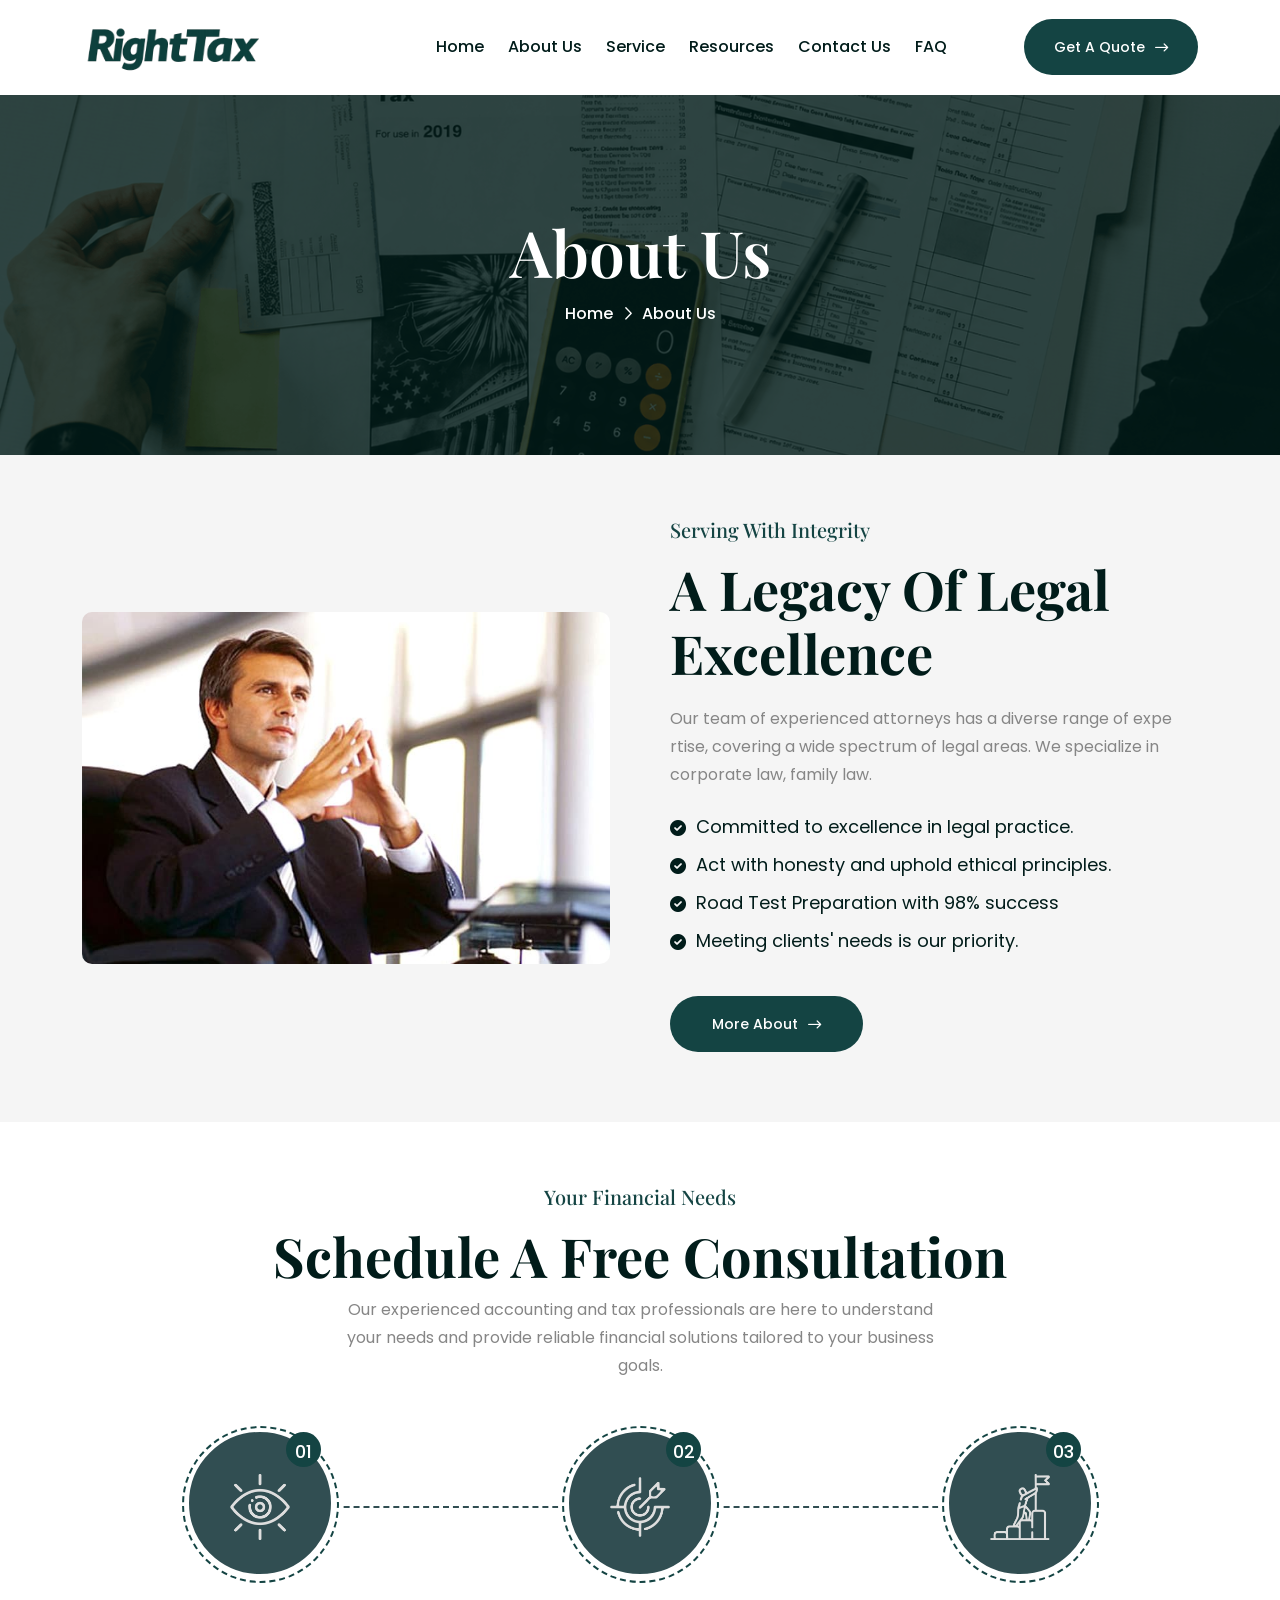
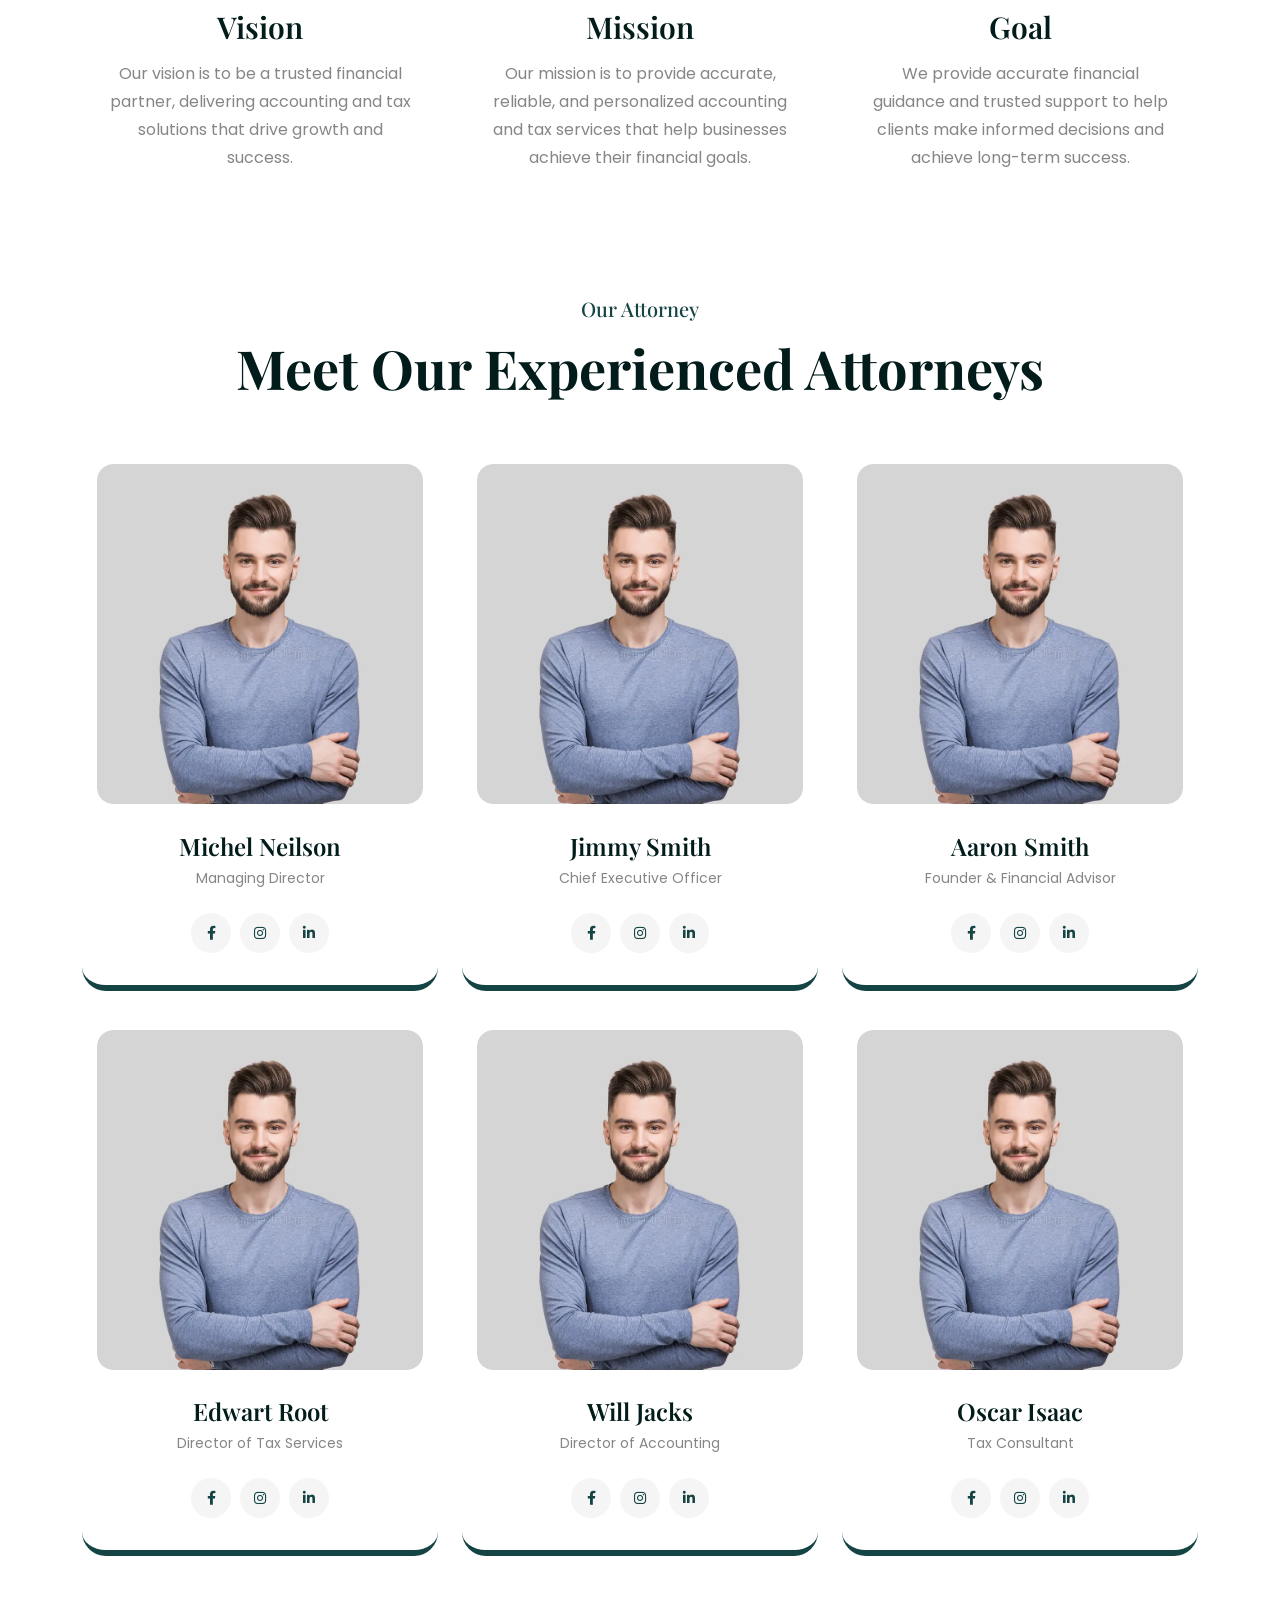
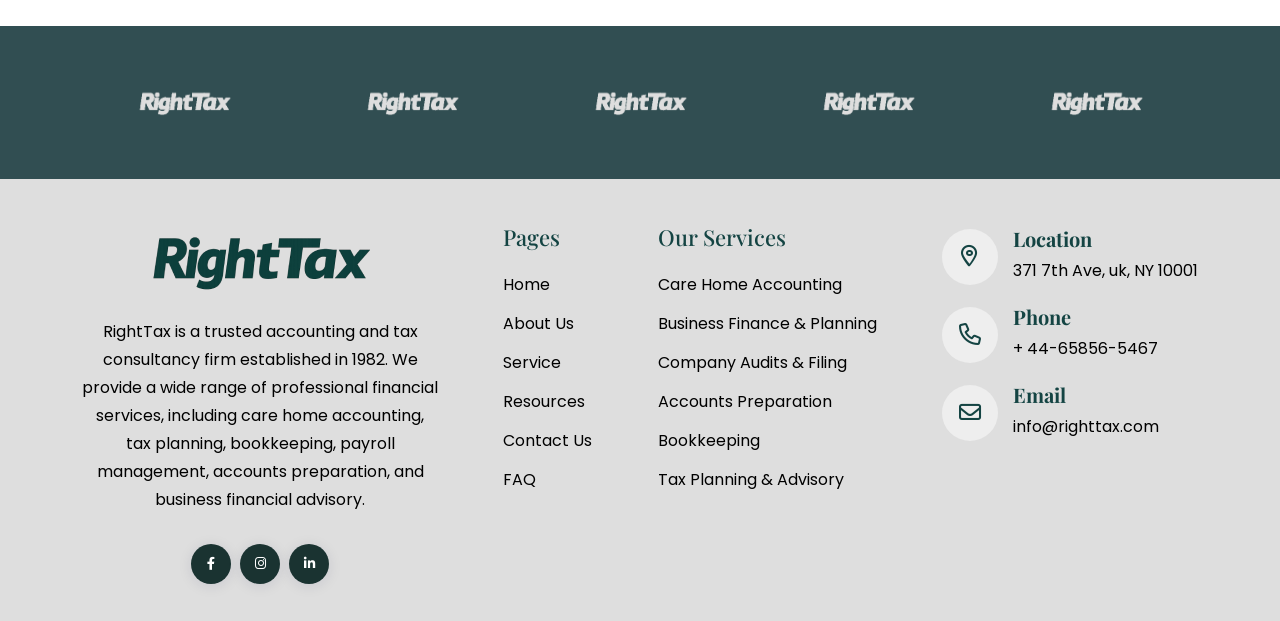
<file: about.html>
<!doctype html>
<html class="no-js" lang="zxx" dir="ltr">
<head>
 <meta charset="utf-8"/>
 <meta content="ie=edge" http-equiv="x-ua-compatible"/>
 <title> RightTax - About Us </title>
 <meta content="INDEX,FOLLOW" name="robots"/>
 <meta content="width=device-width,initial-scale=1,shrink-to-fit=no" name="viewport"/>
 <meta content="#ffffff" name="msapplication-TileColor"/>
 <meta content="assets/img/favicons/ms-icon-144x144.png" name="msapplication-TileImage"/>
 <meta content="#ffffff" name="theme-color"/>
 <link href="https://fonts.googleapis.com/" rel="preconnect"/>
 <link crossorigin="" href="https://fonts.gstatic.com/" rel="preconnect"/>
 <link href="https://fonts.googleapis.com/css2?family=Playfair+Display:ital,wght@0,400..900;1,400..900&amp;family=Poppins:ital,wght@0,100;0,200;0,300;0,400;0,500;0,600;0,700;0,800;0,900;1,100;1,200;1,300;1,400;1,500;1,600;1,700;1,800;1,900&amp;display=swap" rel="stylesheet"/>
 <link href="assets/css/app.min.css" rel="stylesheet"/>
 <link href="assets/css/fontawesome.min.css" rel="stylesheet"/>
 <link href="assets/css/style.css" rel="stylesheet"/>
</head>
<body class="">

 <div class="popup-search-box d-none d-lg-block">
  <button class="searchClose">
   <i class="fal fa-times">
   </i>
  </button>
  <form action="#">
   <input placeholder="What are you looking for?" type="text"/>
   <button type="submit">
    <i class="fal fa-search">
    </i>
   </button>
  </form>
 </div>
 <div class="th-menu-wrapper">
  <div class="th-menu-area text-center">
   <button class="th-menu-toggle">
    <i class="fal fa-times">
    </i>
   </button>
   <div class="mobile-logo">
    <a href="index.html">
     <img alt="RightTax" src="assets/img/main-logo.png"/>
    </a>
   </div>
   <div class="th-mobile-menu">
    <ul>
     <li class="menu-item-has-children">
      <a href="index.html" onclick="window.location=this.href"> Home </a>
     </li>
     <li class="menu-item-has-children">
      <a href="about.html" onclick="window.location=this.href"> About Us </a>
     </li>
     <li class="menu-item-has-children">
      <a href="#"> Service </a>
     </li>
     <li class="menu-item-has-children">
      <a href="#"> Resource </a>
     </li>
     <li class="menu-item-has-children">
      <a href="contact.html" onclick="window.location=this.href"> Contact US</a>
     </li>
     <li class="menu-item-has-children">
      <a href="faq.html" onclick="window.location=this.href"> FAQ </a>
     </li>
    </ul>
   </div>
  </div>
 </div>
 
 <header class="th-header header-layout1 onepage-nav">
        <div class="sticky-wrapper">
            <div class="menu-area">
                <div class="container header-1-container">
                    <div class="row align-items-center justify-content-between">
                        <div class="col-auto">
                            <div class="header-logo">
                                <div class="logo-bg"></div><a href="index.html"><img class="logo-img" src="assets/img/main-logo.png" alt="righttax-html"></a>
                            </div>
                        </div>
                        <div class="col-auto me-xl-auto">
                            <nav class="main-menu d-none d-lg-inline-block me-xl-auto">
                                <ul>
                                    <li class="menu-item-has-children"><a href="index.html">Home</a>
                                    </li>
                                    <li><a href="about.html">About Us</a></li>
                                    <li><a href="#">Service</a></li>
                                    <li><a href="#">Resources</a></li>
                                    <li><a href="contact.html">Contact Us</a></li>
                                     <li><a href="faq.html">FAQ</a></li>
                                </ul>
                            </nav><button type="button" class="th-menu-toggle d-block d-lg-none"><i
                                    class="far fa-bars"></i></button>
                        </div>
                        <div class="col-auto d-none d-xl-block">
                            <div class="header-button"><a href="contact.html"
                                    class="th-btn style4">Get a Quote <i class="far fa-arrow-right-long"></i></a>
                                <!-- <button type="button" class="icon-btn sideMenuInfo"><i
                                        class="fa-solid fa-bars"></i></button></div> -->
                        </div>
                    </div>
                </div>
            </div>
        </div>
    </header>

 <div class="breadcumb-wrapper" data-bg-src="assets/img/about-banner.png" data-opacity="8" data-overlay="title">
  <div class="container">
   <div class="breadcumb-content">
    <h1 class="breadcumb-title">
     About Us
    </h1>
    <ul class="breadcumb-menu">
     <li>
      <a href="index.html">
       Home
      </a>
     </li>
     <li>
      About Us
     </li>
    </ul>
   </div>
  </div>
 </div>
 
 <div class="about-1-wrapper space bg-smoke2" id="about-sec">  
  <div class="container">
    <div class="about-image">
        <img alt="Image" src="assets/img/ceo.jpg"/>
    </div>    
    <div class="col-xl-5">
     <div class="title-area mb-25">
      <span class="sub-title before-none">
       Serving With Integrity
      </span>
      <h2 class="sec-title">
       A Legacy of Legal Excellence
      </h2>
      <p class="sec-text">
       Our team of experienced attorneys has a diverse range of expe rtise, covering a wide spectrum of legal areas. We specialize in corporate law, family law.
      </p>
     </div>
     <div class="checklist style2 mb-40">
      <ul>
       <li>
        <i class="fa-sharp fa-solid fa-circle-check">
        </i>
        Committed to excellence in legal practice.
       </li>
       <li>
        <i class="fa-sharp fa-solid fa-circle-check">
        </i>
        Act with honesty and uphold ethical principles.
       </li>
       <li>
        <i class="fa-sharp fa-solid fa-circle-check">
        </i>
        Road Test Preparation with 98% success
       </li>
       <li>
        <i class="fa-sharp fa-solid fa-circle-check">
        </i>
        Meeting clients' needs is our priority.
       </li>
      </ul>
     </div>
     <div>
      <a class="th-btn style4" href="about.html">
       More About
       <i class="fa-regular fa-arrow-right-long">
       </i>
      </a>
     </div>
    </div>   
  </div>
 </div>

 <section class="space" id="process-sec">
  <div class="container">
   <div class="row justify-content-center">
    <div class="col-xl-8 about-bottom-box-wrapcol-lg-10 text-center">
     <div class="title-area process-3-title-box">
      <span class="sub-title justify-content-center justify-content-xl-start">
       Your Financial Needs
      </span>
      <h2 class="sec-title mb-2">
       Schedule a Free Consultation
      </h2>
      <p class="box-text">
       Our experienced accounting and tax professionals are here to understand your needs and provide reliable financial solutions tailored to your business goals.
      </p>
     </div>
    </div>
   </div>
   <div class="row gy-40 justify-content-center">
    <div class="col-xl-4 col-lg-4 col-md-6">
     <div class="process-box style-2">
      <div class="box-icon">
       <span class="number">
        01
       </span>
       <img alt="image" class="icon-width" src="assets/img/vision-new.png"/>
      </div>
      <h3 class="box-title">
       Vision
      </h3>
      <p class="box-text">
       Our vision is to be a trusted financial partner, delivering accounting and tax solutions that drive growth and success.
      </p>
     </div>
    </div>
    <div class="col-xl-4 col-lg-4 col-md-6">
     <div class="process-box style-2">
      <div class="box-icon">
       <span class="number">
        02
       </span>
       <img alt="image" class="icon-width" src="assets/img/mission-new.png"/>
      </div>
      <h3 class="box-title">
       Mission
      </h3>
      <p class="box-text">
       Our mission is to provide accurate, reliable, and personalized accounting and tax services that help businesses achieve their financial goals.
      </p>
     </div>
    </div>
    <div class="col-xl-4 col-lg-4 col-md-6">
     <div class="process-box style-2">
      <div class="box-icon">
       <span class="number">
        03
       </span>
       <img alt="image" class="icon-width" src="assets/img/goal-new.png"/>
      </div>
      <h3 class="box-title">
       Goal
      </h3>
      <p class="box-text">
       We provide accurate financial guidance and trusted support to help clients make informed decisions and achieve long-term success.
      </p>
     </div>
    </div>
   </div>
  </div>
 </section>
 
 <section class="space">
  <div class="container">
   <div class="row justify-content-center">
    <div class="col-xxl-8 col-xl-9">
     <div class="title-area text-center">
      <span class="sub-title justify-content-center">
       Our Attorney
      </span>
      <h2 class="sec-title">
       Meet Our Experienced Attorneys
      </h2>
     </div>
    </div>
    <div>
    </div>
   </div>
   <div class="row gy-4">
    <div class="col-xl-4 col-lg-4 col-sm-6">
     <div class="team-card style-2">
      <div class="team-img">
       <img alt="Team" class="img-height" src="assets/img/a-man.webp"/>
      </div>
      <div class="team-content">
       <h3 class="box-title">
        <a href="team-details.html">
         Michel Neilson
        </a>
       </h3>
       <span class="team-desig">
        Managing Director
       </span>
       <div class="team-social">
        <div class="th-social">
         <a href="https://facebook.com/" target="_blank">
          <i class="fab fa-facebook-f">
          </i>
         </a>
         <a href="https://instagram.com/" target="_blank">
          <i class="fab fa-instagram">
          </i>
         </a>
         <a href="https://linkedin.com/" target="_blank">
          <i class="fab fa-linkedin-in">
          </i>
         </a>
        </div>
       </div>
      </div>
     </div>
    </div>
    <div class="col-xl-4 col-lg-4 col-sm-6">
     <div class="team-card style-2">
      <div class="team-img">
       <img alt="Team" class="img-height" src="assets/img/a-man.webp"/>
      </div>
      <div class="team-content">
       <h3 class="box-title">
        <a href="team-details.html">
         Jimmy Smith
        </a>
       </h3>
       <span class="team-desig">
        Chief Executive Officer
       </span>
       <div class="team-social">
        <div class="th-social">
         <a href="https://facebook.com/" target="_blank">
          <i class="fab fa-facebook-f">
          </i>
         </a>
         <a href="https://instagram.com/" target="_blank">
          <i class="fab fa-instagram">
          </i>
         </a>
         <a href="https://linkedin.com/" target="_blank">
          <i class="fab fa-linkedin-in">
          </i>
         </a>
        </div>
       </div>
      </div>
     </div>
    </div>
    <div class="col-xl-4 col-lg-4 col-sm-6">
     <div class="team-card style-2">
      <div class="team-img">
       <img alt="Team" class="img-height" src="assets/img/a-man.webp"/>
      </div>
      <div class="team-content">
       <h3 class="box-title">
        <a href="team-details.html">
         Aaron Smith 
        </a>
       </h3>
       <span class="team-desig">
        Founder & Financial Advisor
       </span>
       <div class="team-social">
        <div class="th-social">
         <a href="https://facebook.com/" target="_blank">
          <i class="fab fa-facebook-f">
          </i>
         </a>
         <a href="https://instagram.com/" target="_blank">
          <i class="fab fa-instagram">
          </i>
         </a>
         <a href="https://linkedin.com/" target="_blank">
          <i class="fab fa-linkedin-in">
          </i>
         </a>
        </div>
       </div>
      </div>
     </div>
    </div>
    <div class="col-xl-4 col-lg-4 col-sm-6">
     <div class="team-card style-2">
      <div class="team-img">
       <img alt="Team" class="img-height" src="assets/img/a-man.webp"/>
      </div>
      <div class="team-content">
       <h3 class="box-title">
        <a href="team-details.html">
         Edwart Root
        </a>
       </h3>
       <span class="team-desig">
        Director of Tax Services
       </span>
       <div class="team-social">
        <div class="th-social">
         <a href="https://facebook.com/" target="_blank">
          <i class="fab fa-facebook-f">
          </i>
         </a>
         <a href="https://instagram.com/" target="_blank">
          <i class="fab fa-instagram">
          </i>
         </a>
         <a href="https://linkedin.com/" target="_blank">
          <i class="fab fa-linkedin-in">
          </i>
         </a>
        </div>
       </div>
      </div>
     </div>
    </div>
    <div class="col-xl-4 col-lg-4 col-sm-6">
     <div class="team-card style-2">
      <div class="team-img">
       <img alt="Team" class="img-height" src="assets/img/a-man.webp"/>
      </div>
      <div class="team-content">
       <h3 class="box-title">
        <a href="team-details.html">
         Will Jacks
        </a>
       </h3>
       <span class="team-desig">
        Director of Accounting
       </span>
       <div class="team-social">
        <div class="th-social">
         <a href="https://facebook.com/" target="_blank">
          <i class="fab fa-facebook-f">
          </i>
         </a>
         <a href="https://instagram.com/" target="_blank">
          <i class="fab fa-instagram">
          </i>
         </a>
         <a href="https://linkedin.com/" target="_blank">
          <i class="fab fa-linkedin-in">
          </i>
         </a>
        </div>
       </div>
      </div>
     </div>
    </div>
    <div class="col-xl-4 col-lg-4 col-sm-6">
     <div class="team-card style-2">
      <div class="team-img">
       <img alt="Team" class="img-height" src="assets/img/a-man.webp"/>
      </div>
      <div class="team-content">
       <h3 class="box-title">
        <a href="team-details.html">
         Oscar Isaac
        </a>
       </h3>
       <span class="team-desig">
        Tax Consultant
       </span>
       <div class="team-social">
        <div class="th-social">
         <a href="https://facebook.com/" target="_blank">
          <i class="fab fa-facebook-f">
          </i>
         </a>
         <a href="https://instagram.com/" target="_blank">
          <i class="fab fa-instagram">
          </i>
         </a>
         <a href="https://linkedin.com/" target="_blank">
          <i class="fab fa-linkedin-in">
          </i>
         </a>
        </div>
       </div>
      </div>
     </div>
    </div>
   </div>
  </div>
 </section>
 <div class="brand-area-1">
  <div class="container">
   <div class="row">
    <div class="col-12">
     <div class="swiper th-slider" data-slider-options='{"breakpoints":{"0":{"slidesPerView":2},"576":{"slidesPerView":"2"},"768":{"slidesPerView":"3"},"992":{"slidesPerView":"4"},"1200":{"slidesPerView":"5"},"1400":{"slidesPerView":"6"}}}' id="brand-slider-1">
      <div class="swiper-wrapper">
       <div class="swiper-slide">
        <div class="brand-box">
         <a href="about.html">
          <img alt="Brand Logo" src="assets/img/logo-running.png"/>
         </a>
        </div>
       </div>
       <div class="swiper-slide">
        <div class="brand-box">
         <a href="about.html">
          <img alt="Brand Logo" src="assets/img/logo-running.png"/>
         </a>
        </div>
       </div>
       <div class="swiper-slide">
        <div class="brand-box">
         <a href="about.html">
          <img alt="Brand Logo" src="assets/img/logo-running.png"/>
         </a>
        </div>
       </div>
       <div class="swiper-slide">
        <div class="brand-box">
         <a href="about.html">
          <img alt="Brand Logo" src="assets/img/logo-running.png"/>
         </a>
        </div>
       </div>
       <div class="swiper-slide">
        <div class="brand-box">
         <a href="about.html">
          <img alt="Brand Logo" src="assets/img/logo-running.png"/>
         </a>
        </div>
       </div>
       <div class="swiper-slide">
        <div class="brand-box">
         <a href="about.html">
          <img alt="Brand Logo" src="assets/img/logo-running.png"/>
         </a>
        </div>
       </div>
       <div class="swiper-slide">
        <div class="brand-box">
         <a href="about.html">
          <img alt="Brand Logo" src="assets/img/logo-running.png"/>
         </a>
        </div>
       </div>
       <div class="swiper-slide">
        <div class="brand-box">
         <a href="about.html">
          <img alt="Brand Logo" src="assets/img/logo-running.png"/>
         </a>
        </div>
       </div>
       <div class="swiper-slide">
        <div class="brand-box">
         <a href="about.html">
          <img alt="Brand Logo" src="assets/img/logo-running.png"/>
         </a>
        </div>
       </div>
       <div class="swiper-slide">
        <div class="brand-box">
         <a href="about.html">
          <img alt="Brand Logo" src="assets/img/logo-running.png"/>
         </a>
        </div>
       </div>
      </div>
     </div>
    </div>
   </div>
  </div>
 </div>

 <footer class="footer-wrapper footer-layout1">
        <div class="widget-area bg-footer-color">
            <div class="container">
                <div class="row justify-content-between">
                    <div class="col-md-12 col-xl-4 footer-border-right">
                        <div class="widget footer-widget text-xl-center text-start">
                            <div class="th-widget-about">
                                <div class="about-logo"><a href=""><img
                                            src="assets/img/main-logo.png" alt="righttax-html"></a></div>
                                <p class="about-text">RightTax is a trusted accounting and tax consultancy firm established in 1982. We provide a wide range of professional financial services, including care home accounting, tax planning, bookkeeping, payroll management, accounts preparation, and business financial advisory.</p>
                                <div class="th-social"><a href="#"><i
                                            class="fab fa-facebook-f"></i></a> <a href="#"><i
                                            class="fab fa-instagram"></i></a> <a href="#"><i
                                            class="fab fa-linkedin-in"></i></a> </div>
                            </div>
                        </div>
                    </div>
                    <div class="col-md-12 col-xl-auto footer-border-right">
                        <div class="widget widget_nav_menu footer-widget">
                            <h3 class="widget_title">Pages</h3>
                            <div class="menu-all-pages-container">
                                <ul class="menu">
                                    <li><a href="index.html">Home</a></li>
                                    <li><a href="about.html">About Us</a></li>
                                    <li><a href="#">Service</a></li>
                                    <li><a href="#">Resources</a></li>
                                    <li><a href="contact.html">Contact Us</a></li>
                                    <li><a href="faq.html">FAQ</a></li>
                                </ul>
                            </div>
                        </div>
                    </div>
                    <div class="col-md-12 col-xl-auto footer-border-right">
                        <div class="widget widget_nav_menu footer-widget">
                            <h3 class="widget_title">Our Services</h3>
                            <div class="menu-all-pages-container">
                                <ul class="menu">
                                    <li><a href="#">Care Home Accounting</a></li>
                                    <li><a href="#">Business Finance & Planning</a></li>
                                    <li><a href="#">Company Audits & Filing</a></li>
                                    <li><a href="#">Accounts Preparation</a></li>
                                    <li><a href="#">Bookkeeping</a></li>
                                    <li><a href="#">Tax Planning & Advisory</a></li>
                                </ul>
                            </div>
                        </div>
                    </div>                    
                    <div class="col-md-12 col-xl-auto footer-border-right">
                        <div class="widget footer-widget">
                            <div class="th-widget-contact">
                                <div class="info-box">
                                    <div class="info-box_icon"><i class="fa-regular fa-location-dot"></i></div>
                                    <div class="info-contnt">
                                        <h4 class="footer-info-title">Location</h4>
                                        <p class="info-box_text">371 7th Ave, uk, NY 10001</p>
                                    </div>
                                </div>
                                <div class="info-box">
                                    <div class="info-box_icon"><i class="fa-regular fa-phone"></i></div>
                                    <div class="info-contnt">
                                        <h4 class="footer-info-title">Phone</h4>
                                        <p class="info-box_text"><a href="tel:+44-65856-5467" class="info-box_link">+
                                                44-65856-5467</a></p>
                                    </div>
                                </div>
                                <div class="info-box">
                                    <div class="info-box_icon"><i class="fa-regular fa-envelope"></i></div>
                                    <div class="info-contnt">
                                        <h4 class="footer-info-title">Email</h4>
                                        <p class="info-box_text"><a href="mailto:info@righttax.com"
                                                class="info-box_link">info@righttax.com</a> 
                                        </p>
                                    </div>
                                </div>
                            </div>
                        </div>
                    </div>
                </div>
            </div>
        </div>
        <div class="copyright-wrap">
            <div class="container">
                <div class="row gy-2 align-items-center">
                    <div class="col-md-12">
                        <p class="copyright-text text-center">Copyright <i class="fal fa-copyright"></i> 2026 <a
                                href="#">righttax</a>. All Rights Reserved.</p>
                    </div>
                </div>
            </div>
        </div>
    </footer>

 <div class="scroll-top">
  <svg class="progress-circle svg-content" height="100%" viewbox="-1 -1 102 102" width="100%">
   <path d="M50,1 a49,49 0 0,1 0,98 a49,49 0 0,1 0,-98" style="transition: stroke-dashoffset 10ms linear 0s; stroke-dasharray: 307.919, 307.919; stroke-dashoffset: 307.919;">
   </path>
  </svg>
 </div>
 <script src="assets/js/jquery-3.7.1.min.js">
 </script>
 <script src="assets/js/app.min.js">
 </script>
 <script src="assets/js/main.js">
 </script>
</body>
</html>
</file>
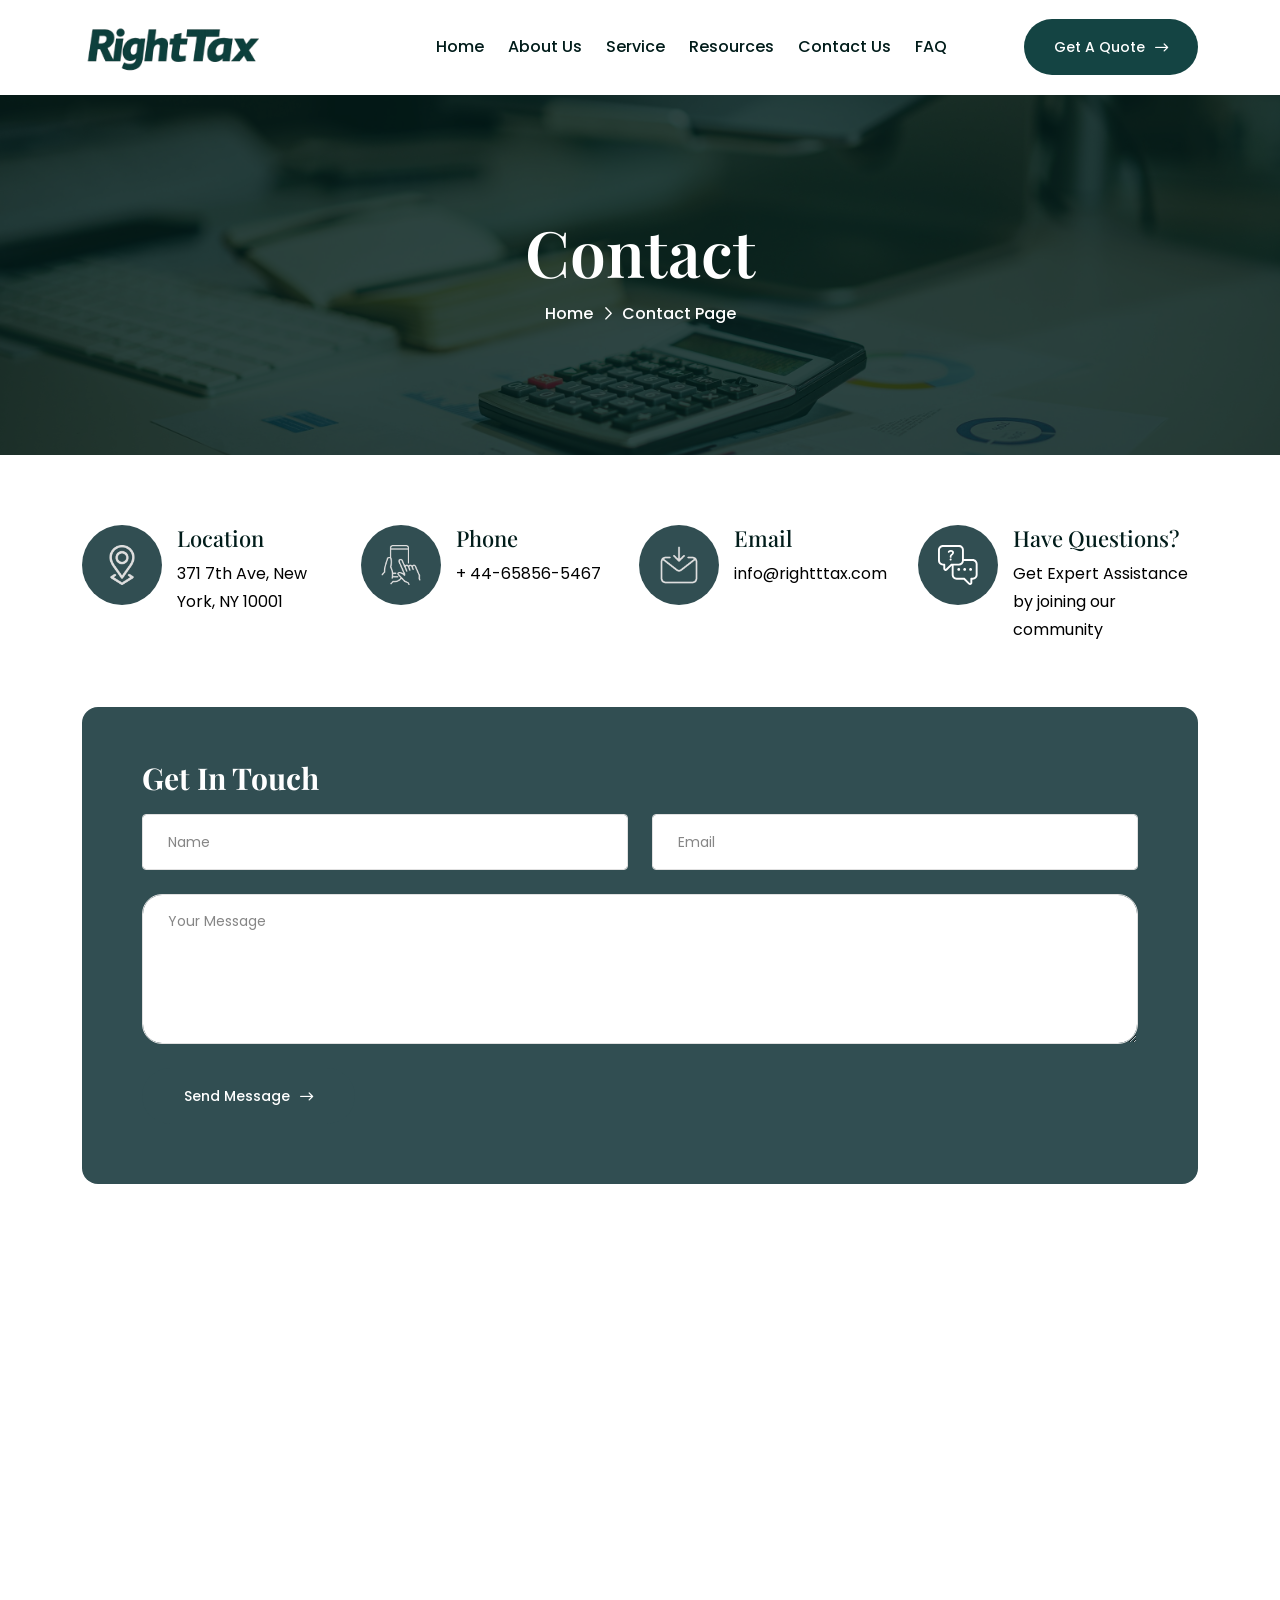
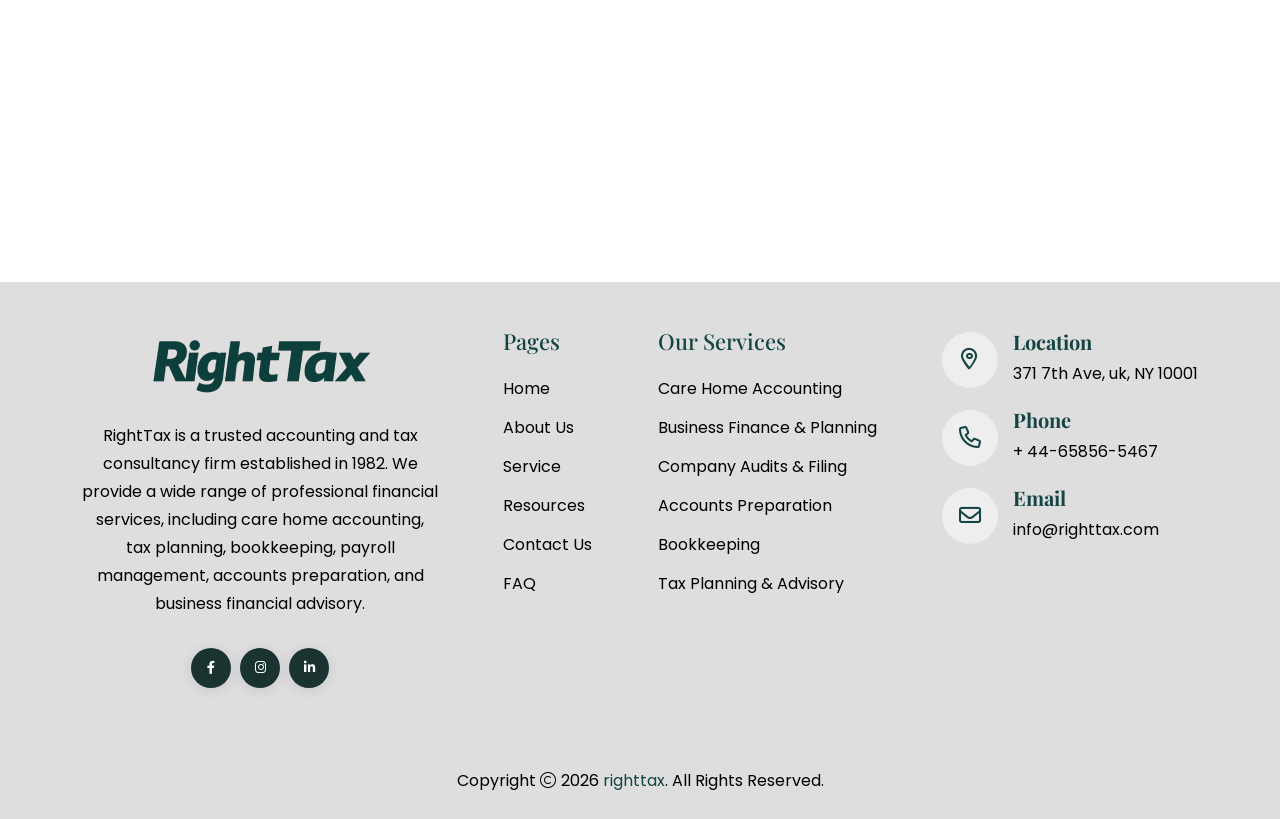
<file: contact.html>
<!doctype html>
<html class="no-js" lang="zxx" dir="ltr">
<head>
 <meta charset="utf-8"/>
 <meta content="ie=edge" http-equiv="x-ua-compatible"/>
 <title>  RightTax - Contact Page </title>
 <meta content="INDEX,FOLLOW" name="robots"/>
 <meta content="width=device-width,initial-scale=1,shrink-to-fit=no" name="viewport"/>
 <meta content="#ffffff" name="msapplication-TileColor"/>
 <meta content="assets/img/favicons/ms-icon-144x144.png" name="msapplication-TileImage"/>
 <meta content="#ffffff" name="theme-color"/>
 <link href="https://fonts.googleapis.com/" rel="preconnect"/>
 <link crossorigin="" href="https://fonts.gstatic.com/" rel="preconnect"/>
 <link href="https://fonts.googleapis.com/css2?family=Playfair+Display:ital,wght@0,400..900;1,400..900&amp;family=Poppins:ital,wght@0,100;0,200;0,300;0,400;0,500;0,600;0,700;0,800;0,900;1,100;1,200;1,300;1,400;1,500;1,600;1,700;1,800;1,900&amp;display=swap" rel="stylesheet"/>
 <link href="assets/css/app.min.css" rel="stylesheet"/>
 <link href="assets/css/fontawesome.min.css" rel="stylesheet"/>
 <link href="assets/css/style.css" rel="stylesheet"/>
</head>
<body class="">
 
 <div class="popup-search-box d-none d-lg-block">
  <button class="searchClose">
   <i class="fal fa-times">
   </i>
  </button>
  <form action="#">
   <input placeholder="What are you looking for?" type="text"/>
   <button type="submit">
    <i class="fal fa-search">
    </i>
   </button>
  </form>
 </div>
 <div class="th-menu-wrapper">
  <div class="th-menu-area text-center">
   <button class="th-menu-toggle">
    <i class="fal fa-times">
    </i>
   </button>
   <div class="mobile-logo">
    <a href="index.html">
     <img alt="RightTax" src="assets/img/main-logo.png"/>
    </a>
   </div>
   <div class="th-mobile-menu">
    <ul>
     <li class="menu-item-has-children">
      <a href="index.html" onclick="window.location=this.href"> Home </a>
     </li>
     <li class="menu-item-has-children">
      <a href="about.html" onclick="window.location=this.href"> About Us </a>
     </li>
     <li class="menu-item-has-children">
      <a href="#"> Service </a>
     </li>
     <li class="menu-item-has-children">
      <a href="#"> Resource </a>
     </li>
     <li class="menu-item-has-children">
      <a href="contact.html" onclick="window.location=this.href"> Contact US</a>
     </li>
     <li class="menu-item-has-children">
      <a href="faq.html" onclick="window.location=this.href"> FAQ </a>
     </li>
    </ul>
   </div>
  </div>
 </div>
    
 <header class="th-header header-layout1 onepage-nav">
        <div class="sticky-wrapper">
            <div class="menu-area">
                <div class="container header-1-container">
                    <div class="row align-items-center justify-content-between">
                        <div class="col-auto">
                            <div class="header-logo">
                                <div class="logo-bg"></div><a href="index.html"><img src="assets/img/main-logo.png" alt="righttax-html"></a>
                            </div>
                        </div>
                        <div class="col-auto me-xl-auto">
                            <nav class="main-menu d-none d-lg-inline-block me-xl-auto">
                                <ul>
                                    <li class="menu-item-has-children"><a href="index.html">Home</a>
                                    </li>
                                    <li><a href="about.html">About Us</a></li>
                                    <li><a href="#">Service</a></li>
                                    <li><a href="#">Resources</a></li>
                                    <li><a href="contact.html">Contact Us</a></li>
                                     <li><a href="faq.html">FAQ</a></li>
                                </ul>
                            </nav><button type="button" class="th-menu-toggle d-block d-lg-none"><i
                                    class="far fa-bars"></i></button>
                        </div>
                        <div class="col-auto d-none d-xl-block">
                            <div class="header-button"><a href="contact.html"
                                    class="th-btn style4">Get a Quote <i class="far fa-arrow-right-long"></i></a>
                                <!-- <button type="button" class="icon-btn sideMenuInfo"><i
                                        class="fa-solid fa-bars"></i></button></div> -->
                        </div>
                    </div>
                </div>
            </div>
        </div>
    </header>

 <div class="breadcumb-wrapper" data-bg-src="assets/img/contact-bannr.jpg" data-opacity="8" data-overlay="title">
  <div class="container">
   <div class="breadcumb-content">
    <h1 class="breadcumb-title">
     Contact
    </h1>
    <ul class="breadcumb-menu">
     <li>
      <a href="index.html">
       Home
      </a>
     </li>
     <li>
      Contact Page
     </li>
    </ul>
   </div>
  </div>
 </div>
 <div class="contact-area-2 space-top" id="contact-sec">
  <div class="container">
   <div class="row gy-4 justify-content-center">
    <div class="contact-icon-wrap">
     <div class="info-box">
      <div class="info-box_icon">
       <img alt="shape-img" src="assets/img/location.png"/>
      </div>
      <div class="info-contnt">
       <h4 class="footer-info-title">
        Location
       </h4>
       <p class="info-box_text">
        371 7th Ave, New York, NY 10001
       </p>
      </div>
     </div>
     <div class="info-box">
      <div class="info-box_icon">
       <img alt="shape-img" src="assets/img/phone.png"/>
      </div>
      <div class="info-contnt">
       <h4 class="footer-info-title">
        Phone
       </h4>
       <p class="info-box_text">
        <a class="info-box_link" href="tel:+44-65856-5467">
         + 44-65856-5467
        </a>
       </p>
      </div>
     </div>
     <div class="info-box">
      <div class="info-box_icon">
       <img alt="shape-img" src="assets/img/mail-inn.png"/>
      </div>
      <div class="info-contnt">
       <h4 class="footer-info-title">
        Email
       </h4>
       <p class="info-box_text">
        <a class="info-box_link" href="mailto:info@rightttax.com">
         info@rightttax.com
        </a>
       </p>
      </div>
     </div>
     <div class="info-box">
      <div class="info-box_icon">
       <img alt="shape-img" src="assets/img/icon/contact-icon-4.svg"/>
      </div>
      <div class="info-contnt">
       <h4 class="footer-info-title">
        Have Questions?
       </h4>
       <p class="info-box_text">
        Get Expert Assistance by joining our community
       </p>
      </div>
     </div>
    </div>
   </div>
  </div>
 </div>
 <div class="space-top">
  <div class="container">
   <div class="row gy-4">
    <div class="col-lg-12" style="padding-bottom: 70px;">
     <form action="https://html.themehour.net/ensaf/demo/mail.php" class="contact-form style-4 ajax-contact" method="POST">
      <h3 class="form-title text-start">
       Get In Touch
      </h3>
      <div class="row">
       <div class="form-group col-md-6">
        <input class="form-control" id="name" name="name" placeholder="Name" type="text"/>
       </div>
       <div class="form-group col-md-6">
        <input class="form-control" id="email" name="email" placeholder="Email" type="email"/>
       </div>
       <div class="form-group col-12">
        <textarea class="form-control" cols="30" id="message" name="message" placeholder="Your Message" rows="3"></textarea>
       </div>
       <div class="form-btn col-12">
        <button class="th-btn style2">
         Send Message
         <i class="fa-regular fa-arrow-right-long">
         </i>
        </button>
       </div>
      </div>
      <p class="form-messages mb-0 mt-3">
      </p>
     </form>
    </div>
    
    </div>
   </div>
  </div>
 </div>
  
    <div><iframe src="https://www.google.com/maps/embed?pb=!1m18!1m12!1m3!1d46635.86358690888!2d-1.9369021769988393!3d52.48894305561481!2m3!1f0!2f0!3f0!3m2!1i1024!2i768!4f13.1!3m3!1m2!1s0x4870bd7eb8a44081%3A0xeba802e8361fa782!2sPrint%20Cafe%20Birmingham!5e1!3m2!1sen!2sin!4v1780303716275!5m2!1sen!2sin" width="600" height="620px" style="border:0;" allowfullscreen="" loading="lazy" referrerpolicy="no-referrer-when-downgrade"></iframe>
    </div>

 <footer class="footer-wrapper footer-layout1">
        <div class="widget-area bg-footer-color">
            <div class="container">
                <div class="row justify-content-between">
                    <div class="col-md-12 col-xl-4 footer-border-right">
                        <div class="widget footer-widget text-xl-center text-start">
                            <div class="th-widget-about">
                                <div class="about-logo"><a href=""><img
                                            src="assets/img/main-logo.png" alt="righttax-html"></a></div>
                                <p class="about-text">RightTax is a trusted accounting and tax consultancy firm established in 1982. We provide a wide range of professional financial services, including care home accounting, tax planning, bookkeeping, payroll management, accounts preparation, and business financial advisory.</p>
                                <div class="th-social"><a href="#"><i
                                            class="fab fa-facebook-f"></i></a> <a href="#"><i
                                            class="fab fa-instagram"></i></a> <a href="#"><i
                                            class="fab fa-linkedin-in"></i></a> </div>
                            </div>
                        </div>
                    </div>
                    <div class="col-md-12 col-xl-auto footer-border-right">
                        <div class="widget widget_nav_menu footer-widget">
                            <h3 class="widget_title">Pages</h3>
                            <div class="menu-all-pages-container">
                                <ul class="menu">
                                    <li><a href="index.html">Home</a></li>
                                    <li><a href="about.html">About Us</a></li>
                                    <li><a href="#">Service</a></li>
                                    <li><a href="#">Resources</a></li>
                                    <li><a href="contact.html">Contact Us</a></li>
                                    <li><a href="faq.html">FAQ</a></li>
                                </ul>
                            </div>
                        </div>
                    </div>
                    <div class="col-md-12 col-xl-auto footer-border-right">
                        <div class="widget widget_nav_menu footer-widget">
                            <h3 class="widget_title">Our Services</h3>
                            <div class="menu-all-pages-container">
                                <ul class="menu">
                                    <li><a href="#">Care Home Accounting</a></li>
                                    <li><a href="#">Business Finance & Planning</a></li>
                                    <li><a href="#">Company Audits & Filing</a></li>
                                    <li><a href="#">Accounts Preparation</a></li>
                                    <li><a href="#">Bookkeeping</a></li>
                                    <li><a href="#">Tax Planning & Advisory</a></li>
                                </ul>
                            </div>
                        </div>
                    </div>                    
                    <div class="col-md-12 col-xl-auto footer-border-right">
                        <div class="widget footer-widget">
                            <div class="th-widget-contact">
                                <div class="info-box">
                                    <div class="info-box_icon"><i class="fa-regular fa-location-dot"></i></div>
                                    <div class="info-contnt">
                                        <h4 class="footer-info-title">Location</h4>
                                        <p class="info-box_text">371 7th Ave, uk, NY 10001</p>
                                    </div>
                                </div>
                                <div class="info-box">
                                    <div class="info-box_icon"><i class="fa-regular fa-phone"></i></div>
                                    <div class="info-contnt">
                                        <h4 class="footer-info-title">Phone</h4>
                                        <p class="info-box_text"><a href="tel:+44-65856-5467" class="info-box_link">+
                                                44-65856-5467</a></p>
                                    </div>
                                </div>
                                <div class="info-box">
                                    <div class="info-box_icon"><i class="fa-regular fa-envelope"></i></div>
                                    <div class="info-contnt">
                                        <h4 class="footer-info-title">Email</h4>
                                        <p class="info-box_text"><a href="mailto:info@righttax.com"
                                                class="info-box_link">info@righttax.com</a> 
                                        </p>
                                    </div>
                                </div>
                            </div>
                        </div>
                    </div>
                </div>
            </div>
        </div>
        <div class="copyright-wrap">
            <div class="container">
                <div class="row gy-2 align-items-center">
                    <div class="col-md-12">
                        <p class="copyright-text text-center">Copyright <i class="fal fa-copyright"></i> 2026 <a
                                href="#">righttax</a>. All Rights Reserved.</p>
                    </div>
                </div>
            </div>
        </div>
    </footer>
 
 <div class="scroll-top">
  <svg class="progress-circle svg-content" height="100%" viewbox="-1 -1 102 102" width="100%">
   <path d="M50,1 a49,49 0 0,1 0,98 a49,49 0 0,1 0,-98" style="transition: stroke-dashoffset 10ms linear 0s; stroke-dasharray: 307.919, 307.919; stroke-dashoffset: 307.919;">
   </path>
  </svg>
 </div>
 <script src="assets/js/jquery-3.7.1.min.js"></script>
 <script src="assets/js/app.min.js"></script>
 <script src="assets/js/main.js"></script>
</body>
</html>
</file>
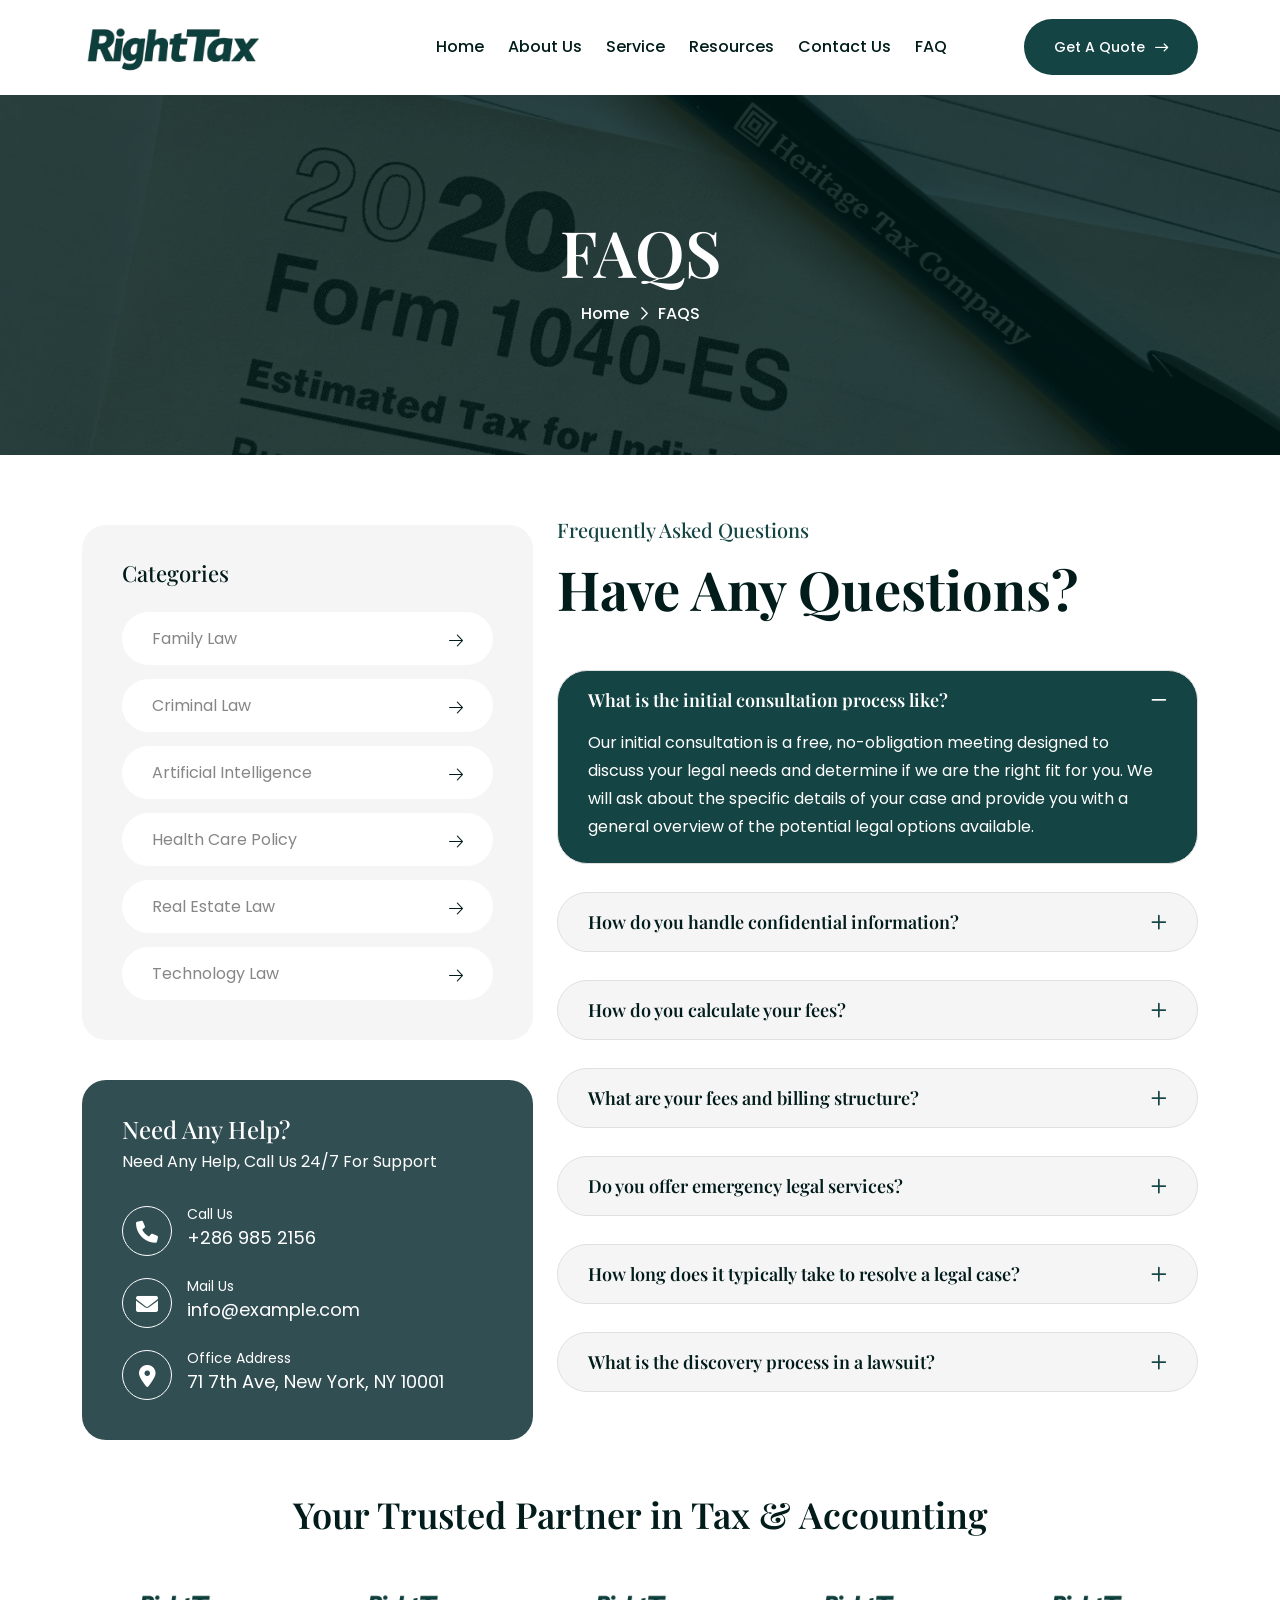
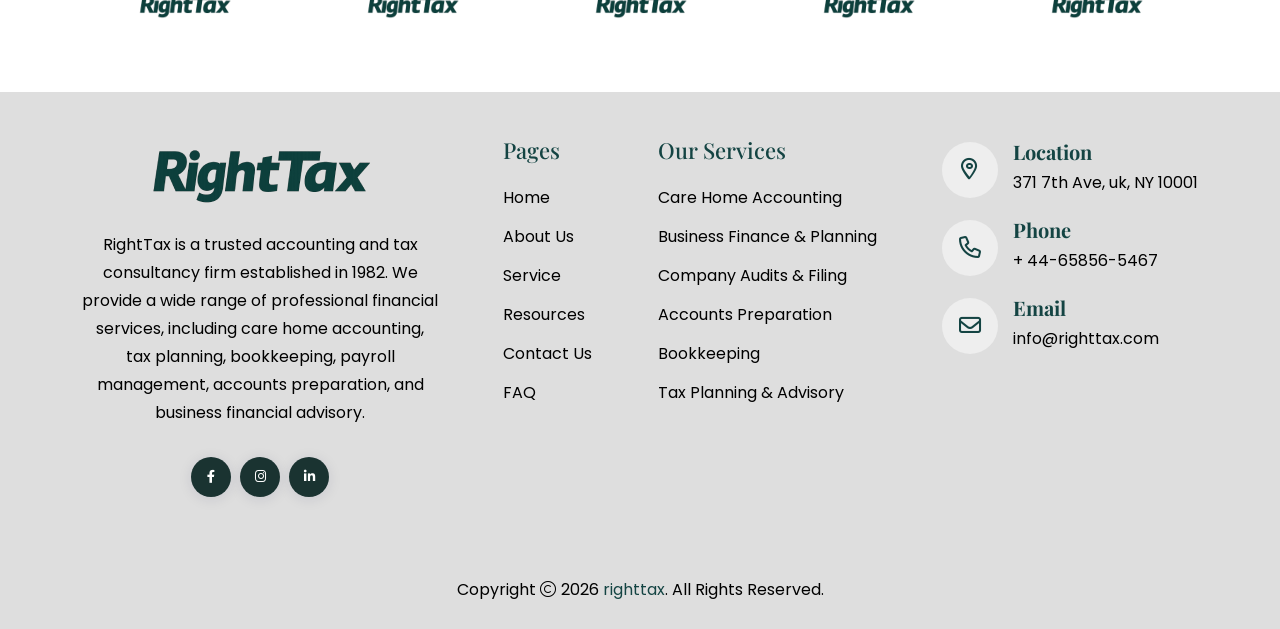
<file: faq.html>
<!doctype html>
<html class="no-js" lang="zxx" dir="ltr">
<head>
 <meta charset="utf-8"/>
 <meta content="ie=edge" http-equiv="x-ua-compatible"/>
 <title> RightTax - FAQS </title>
 <meta content="INDEX,FOLLOW" name="robots"/>
 <meta content="width=device-width,initial-scale=1,shrink-to-fit=no" name="viewport"/> 
 <meta content="#ffffff" name="msapplication-TileColor"/>
 <meta content="assets/img/favicons/ms-icon-144x144.png" name="msapplication-TileImage"/>
 <meta content="#ffffff" name="theme-color"/>
 <link href="https://fonts.googleapis.com/" rel="preconnect"/>
 <link crossorigin="" href="https://fonts.gstatic.com/" rel="preconnect"/>
 <link href="https://fonts.googleapis.com/css2?family=Playfair+Display:ital,wght@0,400..900;1,400..900&amp;family=Poppins:ital,wght@0,100;0,200;0,300;0,400;0,500;0,600;0,700;0,800;0,900;1,100;1,200;1,300;1,400;1,500;1,600;1,700;1,800;1,900&amp;display=swap" rel="stylesheet"/>
 <link href="assets/css/app.min.css" rel="stylesheet"/>
 <link href="assets/css/fontawesome.min.css" rel="stylesheet"/>
 <link href="assets/css/style.css" rel="stylesheet"/>
</head>
<body class="">
 <!-- <div class="preloader">
  <button class="th-btn preloaderCls">
   Cancel Preloader
  </button>
  <div class="preloader-inner">
   <div class="loader">
   </div>
  </div>
 </div> -->

<div class="popup-search-box d-none d-lg-block">
  <button class="searchClose">
   <i class="fal fa-times">
   </i>
  </button>
  <form action="#">
   <input placeholder="What are you looking for?" type="text"/>
   <button type="submit">
    <i class="fal fa-search">
    </i>
   </button>
  </form>
 </div>
 <div class="th-menu-wrapper">
  <div class="th-menu-area text-center">
   <button class="th-menu-toggle">
    <i class="fal fa-times">
    </i>
   </button>
   <div class="mobile-logo">
    <a href="index.html">
     <img alt="RightTax" src="assets/img/main-logo.png"/>
    </a>
   </div>
   <div class="th-mobile-menu">
    <ul>
     <li class="menu-item-has-children">
      <a href="index.html" onclick="window.location=this.href"> Home </a>
     </li>
     <li class="menu-item-has-children">
      <a href="about.html" onclick="window.location=this.href"> About Us </a>
     </li>
     <li class="menu-item-has-children">
      <a href="#"> Service </a>
     </li>
     <li class="menu-item-has-children">
      <a href="#"> Resource </a>
     </li>
     <li class="menu-item-has-children">
      <a href="contact.html" onclick="window.location=this.href"> Contact US</a>
     </li>
     <li class="menu-item-has-children">
      <a href="faq.html" onclick="window.location=this.href"> FAQ </a>
     </li>
    </ul>
   </div>
  </div>
 </div>

 <header class="th-header header-layout1 onepage-nav">
        <div class="sticky-wrapper">
            <div class="menu-area">
                <div class="container header-1-container">
                    <div class="row align-items-center justify-content-between">
                        <div class="col-auto">
                            <div class="header-logo">
                                <div class="logo-bg"></div><a href="index.html"><img src="assets/img/main-logo.png" alt="righttax-html"></a>
                            </div>
                        </div>
                        <div class="col-auto me-xl-auto">
                            <nav class="main-menu d-none d-lg-inline-block me-xl-auto">
                                <ul>
                                    <li class="menu-item-has-children"><a href="index.html">Home</a>
                                    </li>
                                    <li><a href="about.html">About Us</a></li>
                                    <li><a href="#">Service</a></li>
                                    <li><a href="#">Resources</a></li>
                                    <li><a href="contact.html">Contact Us</a></li>
                                     <li><a href="faq.html">FAQ</a></li>
                                </ul>
                            </nav><button type="button" class="th-menu-toggle d-block d-lg-none"><i
                                    class="far fa-bars"></i></button>
                        </div>
                        <div class="col-auto d-none d-xl-block">
                            <div class="header-button"><a href="contact.html"
                                    class="th-btn style4">Get a Quote <i class="far fa-arrow-right-long"></i></a>
                                <!-- <button type="button" class="icon-btn sideMenuInfo"><i
                                        class="fa-solid fa-bars"></i></button></div> -->
                        </div>
                    </div>
                </div>
            </div>
        </div>
    </header>

 <div class="breadcumb-wrapper" data-bg-src="assets/img/faq-banner.jpg" data-opacity="8" data-overlay="title">
  <div class="container">
   <div class="breadcumb-content">
    <h1 class="breadcumb-title">
     FAQS
    </h1>
    <ul class="breadcumb-menu">
     <li>
      <a href="index.html">
       Home
      </a>
     </li>
     <li>
      FAQS
     </li>
    </ul>
   </div>
  </div>
 </div>
 <section class="th-blog-wrapper blog-details space">
  <div class="container">
   <div class="row">
    <div class="col-xxl-4 col-lg-5">
     <aside class="sidebar-area">
      <div class="widget widget_categories">
       <h3 class="widget_title">
        Categories
       </h3>
       <ul>
        <li>
         <a href="blog.html">
          Family Law
         </a>
         <span>
          <i class="fa-sharp fa-light fa-arrow-right">
          </i>
         </span>
        </li>
        <li>
         <a href="blog.html">
          Criminal Law
         </a>
         <span>
          <i class="fa-sharp fa-light fa-arrow-right">
          </i>
         </span>
        </li>
        <li>
         <a href="blog.html">
          Artificial Intelligence
         </a>
         <span>
          <i class="fa-sharp fa-light fa-arrow-right">
          </i>
         </span>
        </li>
        <li>
         <a href="blog.html">
          Health Care Policy
         </a>
         <span>
          <i class="fa-sharp fa-light fa-arrow-right">
          </i>
         </span>
        </li>
        <li>
         <a href="blog.html">
          Real Estate Law
         </a>
         <span>
          <i class="fa-sharp fa-light fa-arrow-right">
          </i>
         </span>
        </li>
        <li>
         <a href="blog.html">
          Technology Law
         </a>
         <span>
          <i class="fa-sharp fa-light fa-arrow-right">
          </i>
         </span>
        </li>
       </ul>
      </div>
      <div class="widget widget_call mb-0">
       <div class="widget-call">
        <h4 class="box-title text-white">
         Need Any Help?
        </h4>
        <p class="text-white box_text">
         Need Any Help, Call Us 24/7 For Support
        </p>
        <div class="widget_call">
         <div class="info-box">
          <div class="info-box_icon">
           <i class="fas fa-phone">
           </i>
          </div>
          <div>
           <span class="info-box_subtitle">
            Call Us
           </span>
           <p class="info-box_text">
            <a class="info-box_link" href="tel:+2869852156">
             +286 985 2156
            </a>
           </p>
          </div>
         </div>
         <div class="info-box">
          <div class="info-box_icon">
           <i class="fas fa-envelope">
           </i>
          </div>
          <div>
           <span class="info-box_subtitle">
            Mail Us
           </span>
           <p class="info-box_text">
            <a class="info-box_link" href="mailto:info@example.com">
             info@example.com
            </a>
           </p>
          </div>
         </div>
         <div class="info-box">
          <div class="info-box_icon">
           <i class="fa-solid fa-location-dot">
           </i>
          </div>
          <div>
           <span class="info-box_subtitle">
            Office Address
           </span>
           <p class="info-box_text">
            71 7th Ave, New York, NY 10001
           </p>
          </div>
         </div>
        </div>
       </div>
      </div>
     </aside>
    </div>
    <div class="col-xxl-8 col-lg-7">
     <div class="th-faq-wrapper">
      <div class="title-area">
       <span class="sub-title before-none">
        Frequently Asked Questions
       </span>
       <h2 class="sec-title">
        Have Any Questions?
       </h2>
      </div>
      <div class="accordion" id="faqAccordion">
       <div class="accordion-card">
        <div class="accordion-header" id="collapse-item-1">
         <button aria-controls="collapse-1" aria-expanded="true" class="accordion-button" data-bs-target="#collapse-1" data-bs-toggle="collapse" type="button">
          What is the initial consultation process like?
         </button>
        </div>
        <div aria-labelledby="collapse-item-1" class="accordion-collapse collapse show" data-bs-parent="#faqAccordion" id="collapse-1">
         <div class="accordion-body">
          <p class="faq-text">
           Our initial consultation is a free, no-obligation meeting designed to discuss your legal needs and determine if we are the right fit for you. We will ask about the specific details of your case and provide you with a general overview of the potential legal options available.
          </p>
         </div>
        </div>
       </div>
       <div class="accordion-card">
        <div class="accordion-header" id="collapse-item-2">
         <button aria-controls="collapse-2" aria-expanded="false" class="accordion-button collapsed" data-bs-target="#collapse-2" data-bs-toggle="collapse" type="button">
          How do you handle confidential information?
         </button>
        </div>
        <div aria-labelledby="collapse-item-2" class="accordion-collapse collapse" data-bs-parent="#faqAccordion" id="collapse-2">
         <div class="accordion-body">
          <p class="faq-text">
           Our initial consultation is a free, no-obligation meeting designed to discuss your legal needs and determine if we are the right fit for you. We will ask about the specific details of your case and provide you with a general overview of the potential legal options available.
          </p>
         </div>
        </div>
       </div>
       <div class="accordion-card">
        <div class="accordion-header" id="collapse-item-3">
         <button aria-controls="collapse-3" aria-expanded="false" class="accordion-button collapsed" data-bs-target="#collapse-3" data-bs-toggle="collapse" type="button">
          How do you calculate your fees?
         </button>
        </div>
        <div aria-labelledby="collapse-item-3" class="accordion-collapse collapse" data-bs-parent="#faqAccordion" id="collapse-3">
         <div class="accordion-body">
          <p class="faq-text">
           Our initial consultation is a free, no-obligation meeting designed to discuss your legal needs and determine if we are the right fit for you. We will ask about the specific details of your case and provide you with a general overview of the potential legal options available.
          </p>
         </div>
        </div>
       </div>
       <div class="accordion-card">
        <div class="accordion-header" id="collapse-item-4">
         <button aria-controls="collapse-4" aria-expanded="false" class="accordion-button collapsed" data-bs-target="#collapse-4" data-bs-toggle="collapse" type="button">
          What are your fees and billing structure?
         </button>
        </div>
        <div aria-labelledby="collapse-item-4" class="accordion-collapse collapse" data-bs-parent="#faqAccordion" id="collapse-4">
         <div class="accordion-body">
          <p class="faq-text">
           Our initial consultation is a free, no-obligation meeting designed to discuss your legal needs and determine if we are the right fit for you. We will ask about the specific details of your case and provide you with a general overview of the potential legal options available.
          </p>
         </div>
        </div>
       </div>
       <div class="accordion-card">
        <div class="accordion-header" id="collapse-item-5">
         <button aria-controls="collapse-5" aria-expanded="false" class="accordion-button collapsed" data-bs-target="#collapse-5" data-bs-toggle="collapse" type="button">
          Do you offer emergency legal services?
         </button>
        </div>
        <div aria-labelledby="collapse-item-5" class="accordion-collapse collapse" data-bs-parent="#faqAccordion" id="collapse-5">
         <div class="accordion-body">
          <p class="faq-text">
           Our initial consultation is a free, no-obligation meeting designed to discuss your legal needs and determine if we are the right fit for you. We will ask about the specific details of your case and provide you with a general overview of the potential legal options available.
          </p>
         </div>
        </div>
       </div>
       <div class="accordion-card">
        <div class="accordion-header" id="collapse-item-6">
         <button aria-controls="collapse-6" aria-expanded="false" class="accordion-button collapsed" data-bs-target="#collapse-6" data-bs-toggle="collapse" type="button">
          How long does it typically take to resolve a legal case?
         </button>
        </div>
        <div aria-labelledby="collapse-item-6" class="accordion-collapse collapse" data-bs-parent="#faqAccordion" id="collapse-6">
         <div class="accordion-body">
          <p class="faq-text">
           Our initial consultation is a free, no-obligation meeting designed to discuss your legal needs and determine if we are the right fit for you. We will ask about the specific details of your case and provide you with a general overview of the potential legal options available.
          </p>
         </div>
        </div>
       </div>
       <div class="accordion-card">
        <div class="accordion-header" id="collapse-item-7">
         <button aria-controls="collapse-7" aria-expanded="false" class="accordion-button collapsed" data-bs-target="#collapse-7" data-bs-toggle="collapse" type="button">
          What is the discovery process in a lawsuit?
         </button>
        </div>
        <div aria-labelledby="collapse-item-7" class="accordion-collapse collapse" data-bs-parent="#faqAccordion" id="collapse-7">
         <div class="accordion-body">
          <p class="faq-text">
           Our initial consultation is a free, no-obligation meeting designed to discuss your legal needs and determine if we are the right fit for you. We will ask about the specific details of your case and provide you with a general overview of the potential legal options available.
          </p>
         </div>
        </div>
       </div>
      </div>
     </div>
    </div>
   </div>
  </div>
 </section>
 <div class="space-bottom">
  <div class="container">
   <div class="row">
    <div class="brand-bg-wrap">
     <div class="row">
      <div class="col-12">
       <div class="brand-1-top title-area text-center">
        <h3 class="box-title">
         Your Trusted Partner in Tax & Accounting
        </h3>
       </div>
      </div>
      <div class="col-12">
       <div class="swiper th-slider" data-slider-options='{"breakpoints":{"0":{"slidesPerView":2},"576":{"slidesPerView":"2"},"768":{"slidesPerView":"3"},"992":{"slidesPerView":"4"},"1200":{"slidesPerView":"5"},"1400":{"slidesPerView":"6"}}}' id="brandSlider2">
        <div class="swiper-wrapper">
         <div class="swiper-slide">
          <div class="brand-box">
           <a href="about.html">
            <img alt="Brand Logo" src="assets/img/main-logo.png"/>
           </a>
          </div>
         </div>
         <div class="swiper-slide">
          <div class="brand-box">
           <a href="about.html">
            <img alt="Brand Logo" src="assets/img/main-logo.png"/>
           </a>
          </div>
         </div>
         <div class="swiper-slide">
          <div class="brand-box">
           <a href="about.html">
            <img alt="Brand Logo" src="assets/img/main-logo.png"/>
           </a>
          </div>
         </div>
         <div class="swiper-slide">
          <div class="brand-box">
           <a href="about.html">
            <img alt="Brand Logo" src="assets/img/main-logo.png"/>
           </a>
          </div>
         </div>
         <div class="swiper-slide">
          <div class="brand-box">
           <a href="about.html">
            <img alt="Brand Logo" src="assets/img/main-logo.png"/>
           </a>
          </div>
         </div>
         <div class="swiper-slide">
          <div class="brand-box">
           <a href="about.html">
            <img alt="Brand Logo" src="assets/img/main-logo.png"/>
           </a>
          </div>
         </div>
         <div class="swiper-slide">
          <div class="brand-box">
           <a href="about.html">
            <img alt="Brand Logo" src="assets/img/main-logo.png"/>
           </a>
          </div>
         </div>
         <div class="swiper-slide">
          <div class="brand-box">
           <a href="about.html">
            <img alt="Brand Logo" src="assets/img/main-logo.png"/>
           </a>
          </div>
         </div>
         <div class="swiper-slide">
          <div class="brand-box">
           <a href="about.html">
            <img alt="Brand Logo" src="assets/img/main-logo.png"/>
           </a>
          </div>
         </div>
         <div class="swiper-slide">
          <div class="brand-box">
           <a href="about.html">
            <img alt="Brand Logo" src="assets/img/main-logo.png"/>
           </a>
          </div>
         </div>
         <div class="swiper-slide">
          <div class="brand-box">
           <a href="about.html">
            <img alt="Brand Logo" src="assets/img/main-logo.png"/>
           </a>
          </div>
         </div>
         <div class="swiper-slide">
          <div class="brand-box">
           <a href="about.html">
            <img alt="Brand Logo" src="assets/img/main-logo.png"/>
           </a>
          </div>
         </div>
        </div>
       </div>
      </div>
     </div>
    </div>
   </div>
  </div>
 </div>
 
<footer class="footer-wrapper footer-layout1">
        <div class="widget-area bg-footer-color">
            <div class="container">
                <div class="row justify-content-between">
                    <div class="col-md-12 col-xl-4 footer-border-right">
                        <div class="widget footer-widget text-xl-center text-start">
                            <div class="th-widget-about">
                                <div class="about-logo"><a href=""><img
                                            src="assets/img/main-logo.png" alt="righttax-html"></a></div>
                                <p class="about-text">RightTax is a trusted accounting and tax consultancy firm established in 1982. We provide a wide range of professional financial services, including care home accounting, tax planning, bookkeeping, payroll management, accounts preparation, and business financial advisory.</p>
                                <div class="th-social"><a href="#"><i
                                            class="fab fa-facebook-f"></i></a> <a href="#"><i
                                            class="fab fa-instagram"></i></a> <a href="#"><i
                                            class="fab fa-linkedin-in"></i></a> </div>
                            </div>
                        </div>
                    </div>
                    <div class="col-md-12 col-xl-auto footer-border-right">
                        <div class="widget widget_nav_menu footer-widget">
                            <h3 class="widget_title">Pages</h3>
                            <div class="menu-all-pages-container">
                                <ul class="menu">
                                    <li><a href="index.html">Home</a></li>
                                    <li><a href="about.html">About Us</a></li>
                                    <li><a href="#">Service</a></li>
                                    <li><a href="#">Resources</a></li>
                                    <li><a href="contact.html">Contact Us</a></li>
                                    <li><a href="faq.html">FAQ</a></li>
                                </ul>
                            </div>
                        </div>
                    </div>
                    <div class="col-md-12 col-xl-auto footer-border-right">
                        <div class="widget widget_nav_menu footer-widget">
                            <h3 class="widget_title">Our Services</h3>
                            <div class="menu-all-pages-container">
                                <ul class="menu">
                                    <li><a href="#">Care Home Accounting</a></li>
                                    <li><a href="#">Business Finance & Planning</a></li>
                                    <li><a href="#">Company Audits & Filing</a></li>
                                    <li><a href="#">Accounts Preparation</a></li>
                                    <li><a href="#">Bookkeeping</a></li>
                                    <li><a href="#">Tax Planning & Advisory</a></li>
                                </ul>
                            </div>
                        </div>
                    </div>                    
                    <div class="col-md-12 col-xl-auto footer-border-right">
                        <div class="widget footer-widget">
                            <div class="th-widget-contact">
                                <div class="info-box">
                                    <div class="info-box_icon"><i class="fa-regular fa-location-dot"></i></div>
                                    <div class="info-contnt">
                                        <h4 class="footer-info-title">Location</h4>
                                        <p class="info-box_text">371 7th Ave, uk, NY 10001</p>
                                    </div>
                                </div>
                                <div class="info-box">
                                    <div class="info-box_icon"><i class="fa-regular fa-phone"></i></div>
                                    <div class="info-contnt">
                                        <h4 class="footer-info-title">Phone</h4>
                                        <p class="info-box_text"><a href="tel:+44-65856-5467" class="info-box_link">+
                                                44-65856-5467</a></p>
                                    </div>
                                </div>
                                <div class="info-box">
                                    <div class="info-box_icon"><i class="fa-regular fa-envelope"></i></div>
                                    <div class="info-contnt">
                                        <h4 class="footer-info-title">Email</h4>
                                        <p class="info-box_text"><a href="mailto:info@righttax.com"
                                                class="info-box_link">info@righttax.com</a> 
                                        </p>
                                    </div>
                                </div>
                            </div>
                        </div>
                    </div>
                </div>
            </div>
        </div>
        <div class="copyright-wrap">
            <div class="container">
                <div class="row gy-2 align-items-center">
                    <div class="col-md-12">
                        <p class="copyright-text text-center">Copyright <i class="fal fa-copyright"></i> 2026 <a
                                href="#">righttax</a>. All Rights Reserved.</p>
                    </div>
                </div>
            </div>
        </div>
    </footer>

 <div class="scroll-top">
  <svg class="progress-circle svg-content" height="100%" viewbox="-1 -1 102 102" width="100%">
   <path d="M50,1 a49,49 0 0,1 0,98 a49,49 0 0,1 0,-98" style="transition: stroke-dashoffset 10ms linear 0s; stroke-dasharray: 307.919, 307.919; stroke-dashoffset: 307.919;">
   </path>
  </svg>
 </div>
 <script src="assets/js/jquery-3.7.1.min.js">
 </script>
 <script src="assets/js/app.min.js">
 </script>
 <script src="assets/js/main.js">
 </script>
</body>
</html>
</file>
